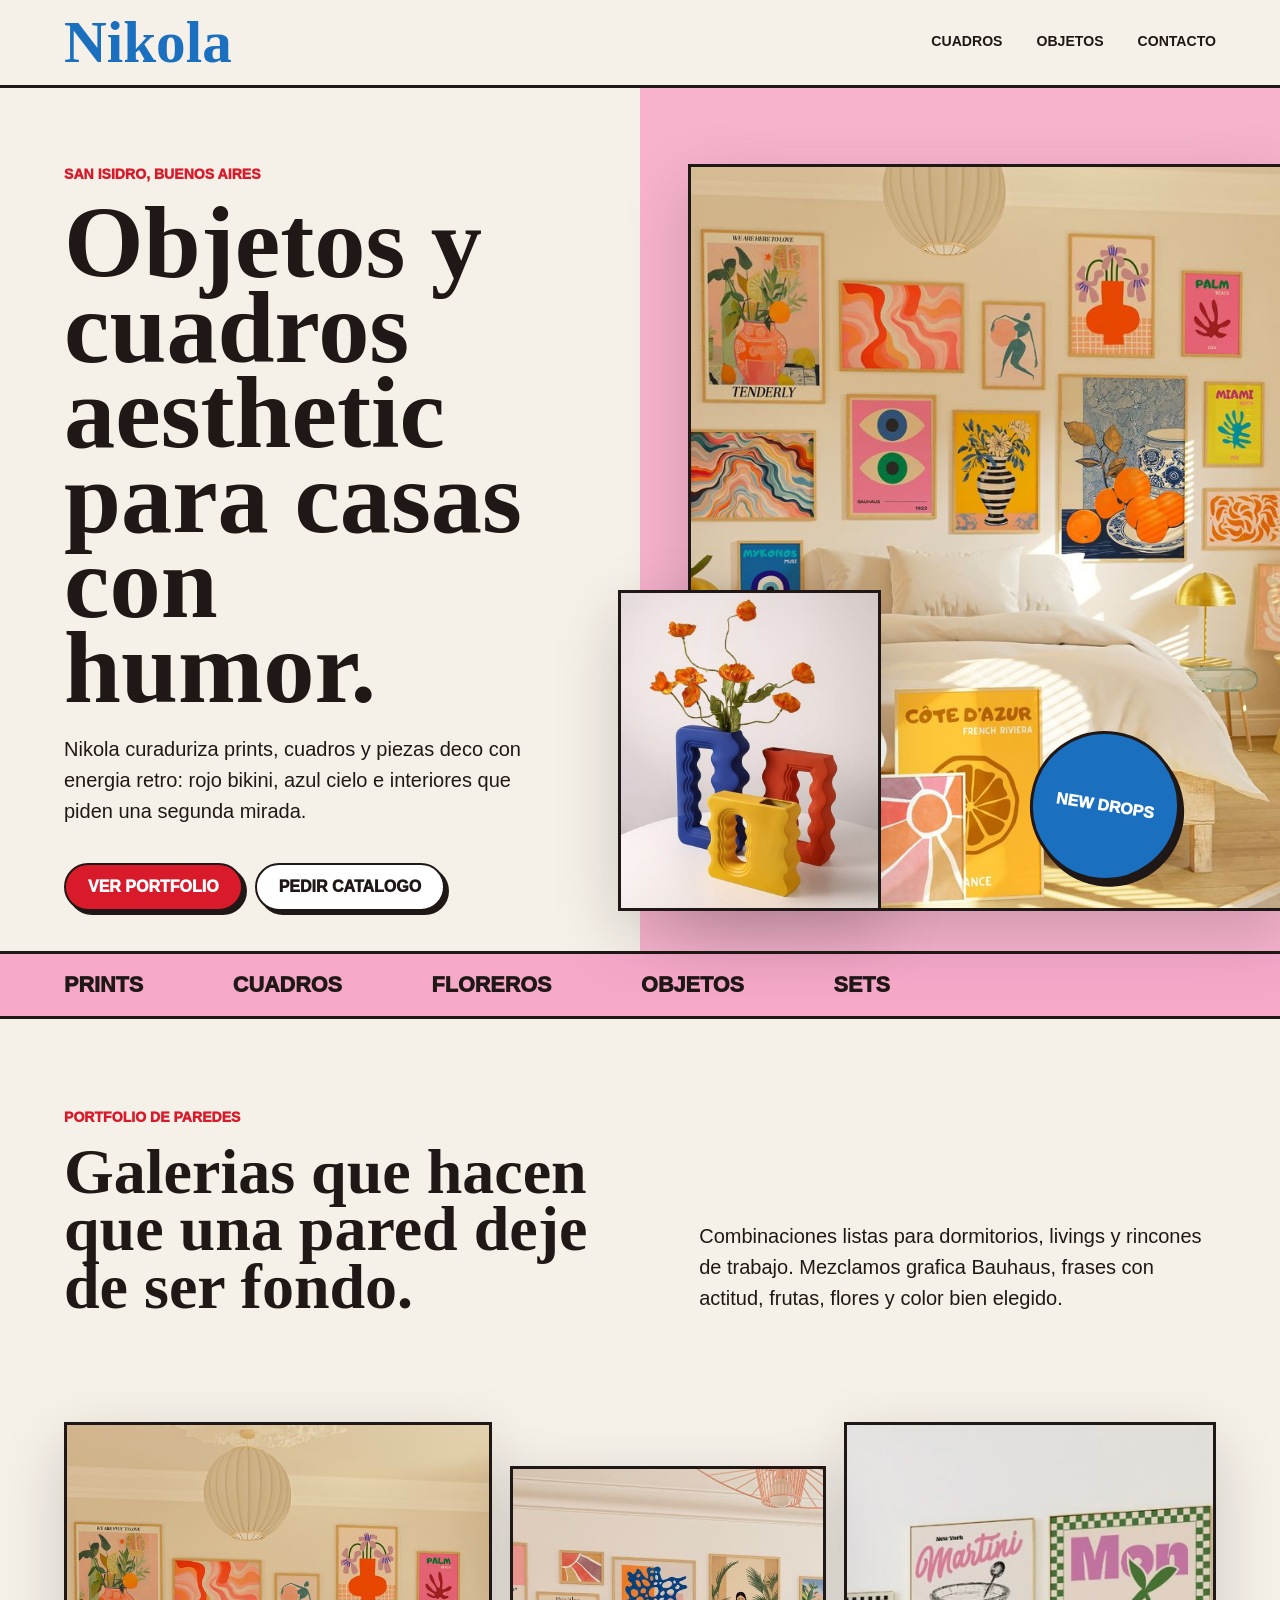
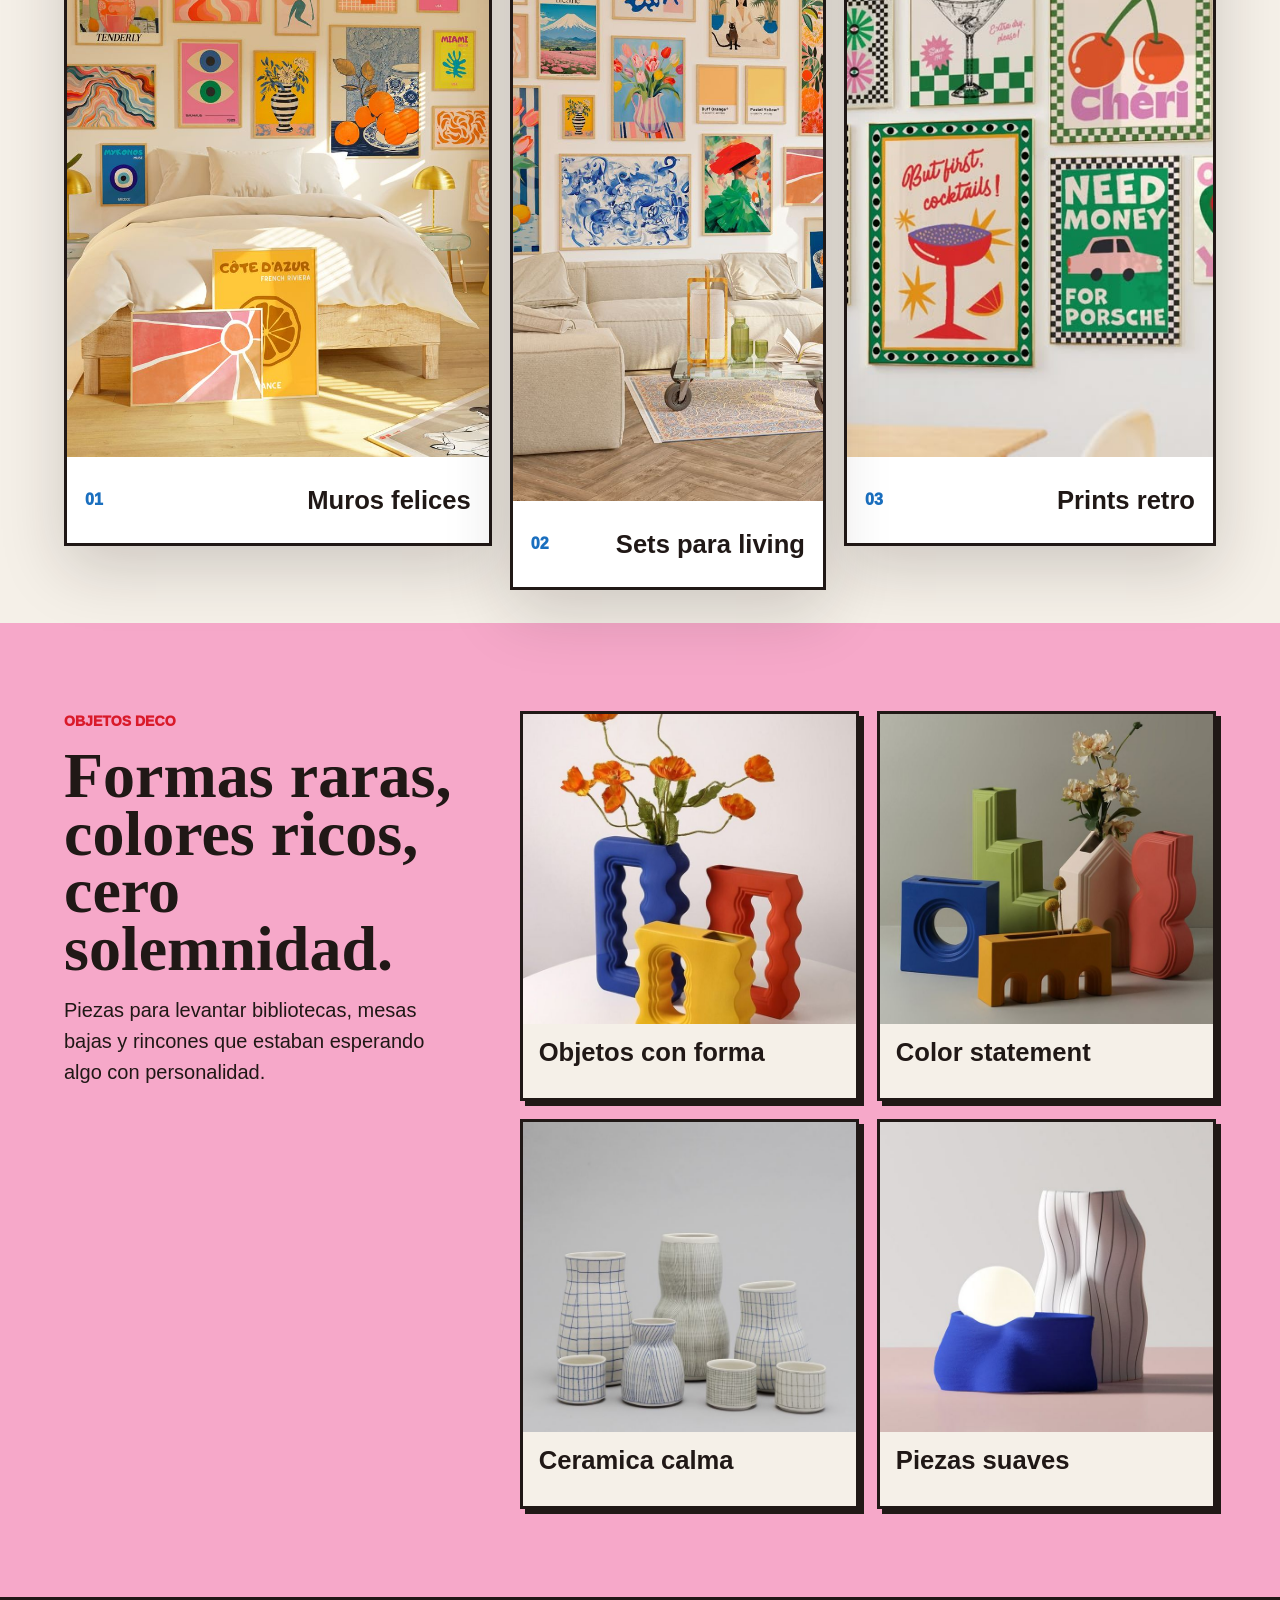
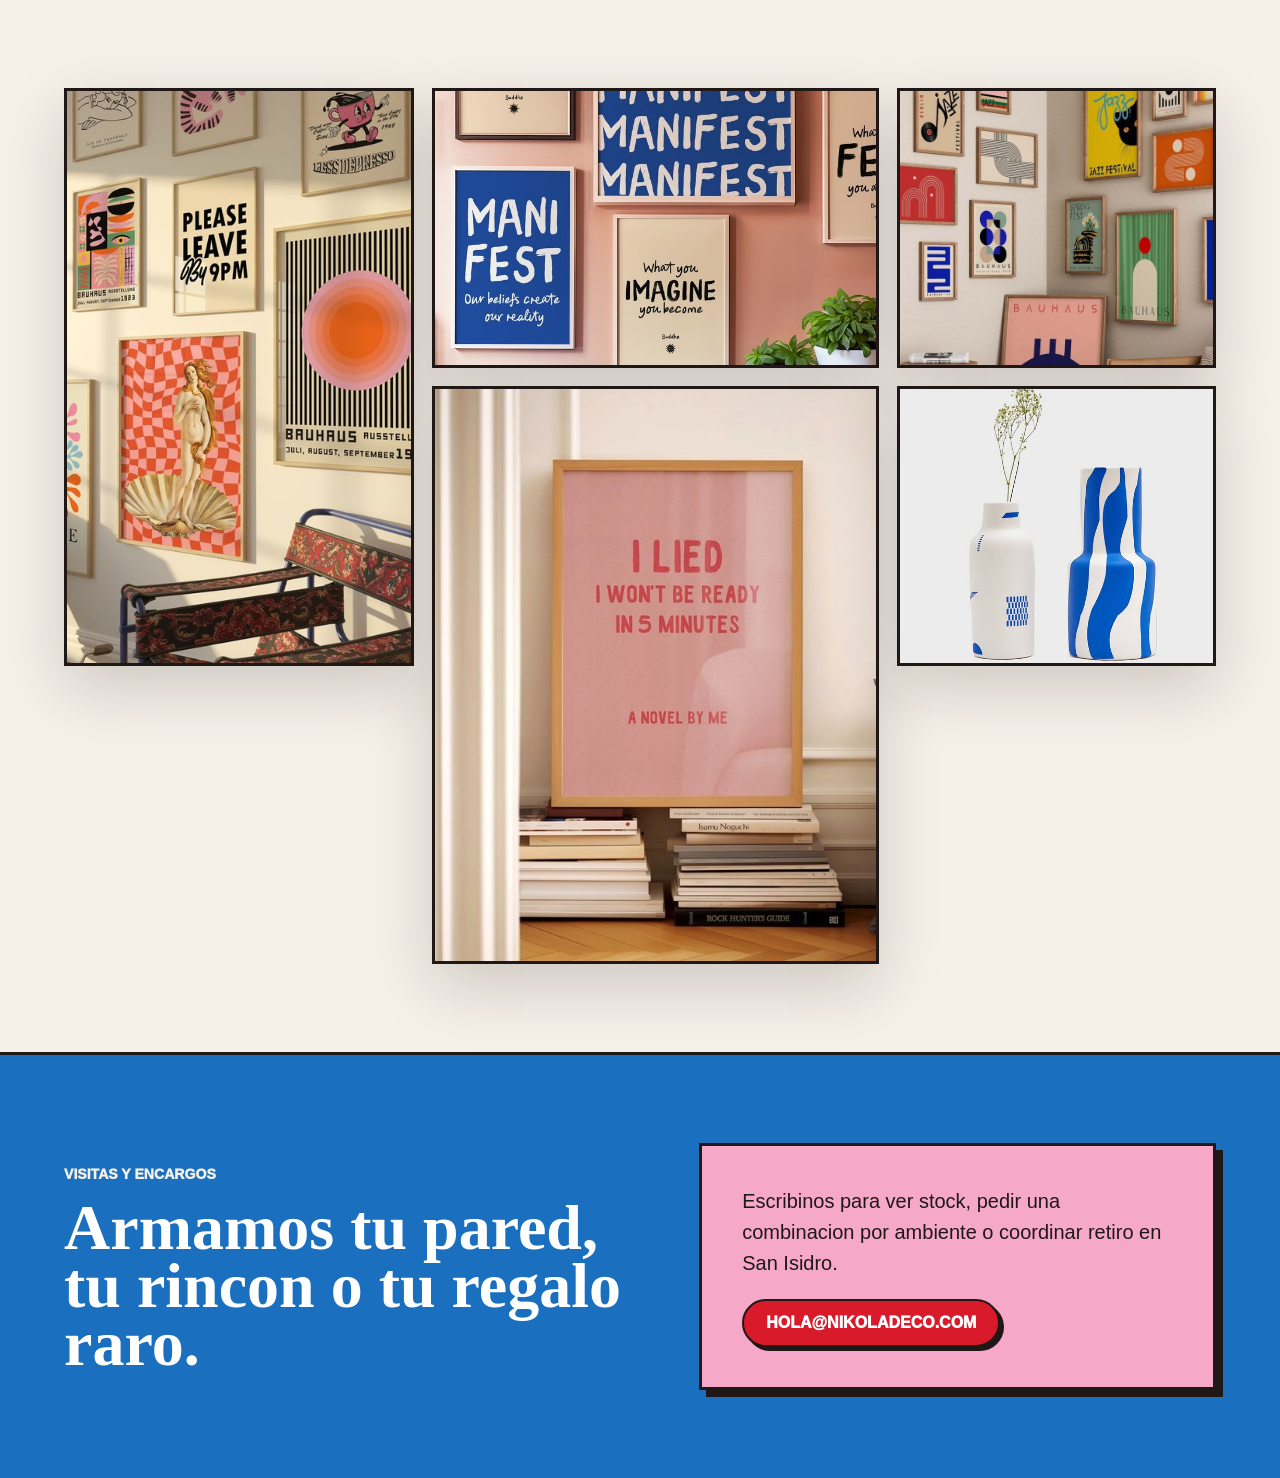
<file: index.html>
<!doctype html>
<html lang="es">
  <head>
    <meta charset="utf-8" />
    <meta name="viewport" content="width=device-width, initial-scale=1" />
    <title>Nikola | Cuadros y objetos aesthetic</title>
    <meta
      name="description"
      content="Portfolio de Nikola, marca de cuadros, prints y objetos de decoracion aesthetic en San Isidro, Buenos Aires."
    />
    <link rel="icon" href="./public/favicon.svg" />
    <style>
      :root {
        --sky: #1a6fbf;
        --linen: #f5f0e8;
        --scarlet: #d91a2a;
        --pink: #f6a8c9;
        --ink: #201816;
        --shadow: 0 22px 60px rgba(32, 24, 22, 0.18);
      }

      * {
        box-sizing: border-box;
      }

      html {
        scroll-behavior: smooth;
      }

      body {
        margin: 0;
        overflow-x: hidden;
        background: var(--linen);
        color: var(--ink);
        font-family: "Trebuchet MS", "Arial Rounded MT Bold", Arial, sans-serif;
      }

      main {
        overflow-x: hidden;
      }

      img {
        display: block;
        width: 100%;
        height: 100%;
        object-fit: cover;
      }

      a {
        color: inherit;
        text-decoration: none;
      }

      .site-header {
        position: sticky;
        top: 0;
        z-index: 10;
        display: flex;
        align-items: center;
        justify-content: space-between;
        gap: 24px;
        padding: 18px clamp(18px, 5vw, 64px);
        background: var(--linen);
        border-bottom: 3px solid var(--ink);
      }

      .brand-mark {
        position: relative;
        display: inline-flex;
        align-items: flex-end;
        min-height: 45px;
        color: var(--sky);
        font-family: Georgia, "Times New Roman", serif;
        font-size: clamp(2rem, 5vw, 3.7rem);
        font-weight: 900;
        line-height: 0.82;
      }

      nav {
        display: flex;
        gap: clamp(12px, 3vw, 34px);
        font-size: 0.88rem;
        font-weight: 900;
        text-transform: uppercase;
      }

      nav a {
        padding: 8px 0;
        border-bottom: 2px solid transparent;
      }

      nav a:hover {
        border-color: currentColor;
      }

      .hero {
        display: grid;
        grid-template-columns: minmax(0, 0.9fr) minmax(0, 1.1fr);
        gap: clamp(28px, 5vw, 64px);
        min-height: calc(100vh - 86px);
        padding: clamp(34px, 6vw, 78px) clamp(18px, 5vw, 64px) 40px;
        background:
          linear-gradient(
            90deg,
            rgba(245, 240, 232, 0.92) 0 50%,
            rgba(246, 168, 201, 0.86) 50%
          ),
          var(--linen);
        border-bottom: 3px solid var(--ink);
      }

      .hero-copy {
        display: flex;
        flex-direction: column;
        justify-content: center;
        min-width: 0;
        max-width: 760px;
      }

      .hero-stage,
      .wall-tile,
      .object-card,
      .lookbook img {
        min-width: 0;
      }

      .kicker {
        margin: 0 0 14px;
        color: var(--scarlet);
        font-size: 0.88rem;
        font-weight: 950;
        text-transform: uppercase;
      }

      h1,
      h2,
      h3,
      p {
        margin-top: 0;
      }

      h1,
      h2 {
        font-family: Georgia, "Times New Roman", serif;
        font-weight: 900;
      }

      h1 {
        max-width: 10ch;
        margin-bottom: 24px;
        font-size: clamp(3.1rem, 8vw, 7rem);
        line-height: 0.83;
        overflow-wrap: break-word;
      }

      h2 {
        margin-bottom: 18px;
        font-size: clamp(2.3rem, 5vw, 5.5rem);
        line-height: 0.9;
      }

      h3 {
        font-size: clamp(1.1rem, 2vw, 1.7rem);
        line-height: 1;
      }

      p {
        font-size: clamp(1rem, 1.8vw, 1.25rem);
        line-height: 1.55;
      }

      .hero-copy > p:not(.kicker) {
        max-width: 55ch;
      }

      .hero-actions {
        display: flex;
        flex-wrap: wrap;
        gap: 12px;
        margin-top: 16px;
      }

      .button {
        display: inline-flex;
        align-items: center;
        justify-content: center;
        min-height: 46px;
        padding: 13px 22px;
        border: 2px solid var(--ink);
        border-radius: 999px;
        box-shadow: 4px 4px 0 var(--ink);
        font-weight: 950;
        text-transform: uppercase;
        transition:
          transform 180ms ease,
          box-shadow 180ms ease;
      }

      .button:hover {
        transform: translate(2px, 2px);
        box-shadow: 2px 2px 0 var(--ink);
      }

      .button.primary {
        background: var(--scarlet);
        color: white;
      }

      .button.secondary {
        background: white;
      }

      .hero-stage {
        position: relative;
        min-height: 620px;
      }

      .hero-image {
        position: absolute;
        overflow: hidden;
        border: 3px solid var(--ink);
        box-shadow: var(--shadow);
      }

      .hero-main {
        inset: 0 0 78px 70px;
      }

      .hero-float {
        left: 0;
        bottom: 0;
        width: min(44%, 320px);
        height: 43%;
      }

      .badge {
        position: absolute;
        right: 6%;
        bottom: 30px;
        display: grid;
        place-items: center;
        width: clamp(92px, 13vw, 150px);
        aspect-ratio: 1;
        border: 3px solid var(--ink);
        border-radius: 50%;
        background: var(--sky);
        color: white;
        font-weight: 950;
        text-align: center;
        text-transform: uppercase;
        transform: rotate(9deg);
        box-shadow: 5px 5px 0 var(--ink);
      }

      .marquee {
        display: flex;
        overflow: hidden;
        gap: clamp(30px, 7vw, 110px);
        padding: 18px clamp(18px, 5vw, 64px);
        background: var(--pink);
        border-bottom: 3px solid var(--ink);
        font-weight: 950;
        text-transform: uppercase;
        white-space: nowrap;
      }

      .marquee span {
        font-size: clamp(1rem, 2vw, 1.35rem);
      }

      .section {
        padding: clamp(42px, 7vw, 88px) clamp(18px, 5vw, 64px);
      }

      .split,
      .contact {
        display: grid;
        grid-template-columns: minmax(0, 1.05fr) minmax(280px, 0.95fr);
        gap: clamp(24px, 5vw, 74px);
        align-items: end;
      }

      .split p,
      .contact-panel p {
        max-width: 46ch;
      }

      .wall-grid {
        display: grid;
        grid-template-columns: 1.15fr 0.85fr 1fr;
        gap: 18px;
        padding: 0 clamp(18px, 5vw, 64px) clamp(42px, 6vw, 80px);
      }

      .wall-tile {
        min-height: 540px;
        border: 3px solid var(--ink);
        background: white;
        box-shadow: var(--shadow);
      }

      .wall-tile:nth-child(2) {
        transform: translateY(44px);
      }

      .wall-tile img {
        height: calc(100% - 86px);
      }

      .wall-tile div {
        display: flex;
        align-items: center;
        justify-content: space-between;
        min-height: 86px;
        padding: 18px;
        background: white;
      }

      .wall-tile span {
        color: var(--sky);
        font-weight: 950;
      }

      .wall-tile h3 {
        margin: 0;
        text-align: right;
      }

      .objects {
        display: grid;
        grid-template-columns: 0.72fr 1.28fr;
        gap: clamp(28px, 5vw, 70px);
        align-items: start;
        background: var(--pink);
        border-bottom: 3px solid var(--ink);
      }

      .objects-copy {
        position: sticky;
        top: 130px;
      }

      .object-grid {
        display: grid;
        grid-template-columns: repeat(2, minmax(0, 1fr));
        gap: 18px;
      }

      .object-card {
        min-height: 390px;
        border: 3px solid var(--ink);
        background: var(--linen);
        box-shadow: 5px 5px 0 var(--ink);
      }

      .object-card img {
        height: 310px;
      }

      .object-card h3 {
        margin: 0;
        padding: 16px;
      }

      .lookbook {
        display: grid;
        grid-template-columns: 0.9fr 1.15fr 0.82fr;
        grid-auto-rows: 280px;
        gap: 18px;
        padding: clamp(42px, 7vw, 88px) clamp(18px, 5vw, 64px);
        background: var(--linen);
      }

      .lookbook img {
        border: 3px solid var(--ink);
        box-shadow: var(--shadow);
      }

      .lookbook img:nth-child(1),
      .lookbook img:nth-child(4) {
        grid-row: span 2;
      }

      .contact {
        background: var(--sky);
        color: white;
        border-top: 3px solid var(--ink);
      }

      .contact .kicker {
        color: var(--linen);
      }

      .contact-panel {
        padding: clamp(22px, 4vw, 40px);
        border: 3px solid var(--ink);
        background: var(--pink);
        color: var(--ink);
        box-shadow: 7px 7px 0 var(--ink);
      }

      @media (max-width: 980px) {
        .hero,
        .split,
        .objects,
        .contact {
          grid-template-columns: 1fr;
        }

        .hero {
          min-height: auto;
        }

        .hero-stage {
          min-height: 560px;
        }

        .hero-main {
          left: 40px;
        }

        .wall-grid {
          grid-template-columns: 1fr;
        }

        .wall-tile,
        .wall-tile:nth-child(2) {
          min-height: 520px;
          transform: none;
        }

        .objects-copy {
          position: static;
        }

        .lookbook {
          grid-template-columns: repeat(2, 1fr);
        }
      }

      @media (max-width: 680px) {
        .site-header {
          align-items: flex-start;
          flex-direction: column;
        }

        nav {
          width: 100%;
          justify-content: space-between;
          gap: 8px;
        }

        h1 {
          max-width: 9ch;
          font-size: clamp(3rem, 17vw, 5.8rem);
        }

        .hero-stage {
          min-height: 430px;
        }

        .hero-main {
          inset: 0 0 74px 24px;
        }

        .hero-float {
          width: 52%;
        }

        .object-grid,
        .lookbook {
          grid-template-columns: 1fr;
        }

        .wall-tile {
          min-height: 430px;
        }

        .object-card {
          min-height: 340px;
        }

        .object-card img {
          height: 260px;
        }

        .lookbook {
          grid-auto-rows: 250px;
        }

        .lookbook img:nth-child(1),
        .lookbook img:nth-child(4) {
          grid-row: span 1;
        }
      }
    </style>
  </head>
  <body>
    <main>
      <header class="site-header" aria-label="Navegacion principal">
        <a class="brand-mark" href="#inicio" aria-label="Nikola inicio">
          Nikola
        </a>
        <nav>
          <a href="#cuadros">Cuadros</a>
          <a href="#objetos">Objetos</a>
          <a href="#contacto">Contacto</a>
        </nav>
      </header>

      <section class="hero" id="inicio">
        <div class="hero-copy">
          <p class="kicker">San Isidro, Buenos Aires</p>
          <h1>Objetos y cuadros aesthetic para casas con humor.</h1>
          <p>
            Nikola curaduriza prints, cuadros y piezas deco con energia retro:
            rojo bikini, azul cielo e interiores que piden una segunda mirada.
          </p>
          <div class="hero-actions">
            <a class="button primary" href="#cuadros">Ver portfolio</a>
            <a class="button secondary" href="#contacto">Pedir catalogo</a>
          </div>
        </div>
        <div class="hero-stage" aria-label="Muestra visual de Nikola">
          <img
            class="hero-image hero-main"
            src="./public/images/sunny-bedroom-gallery.jpg"
            alt="Habitacion soleada con galeria de cuadros coloridos"
          />
          <img
            class="hero-image hero-float"
            src="./public/images/wavy-vases.jpg"
            alt="Floreros modernos de colores vivos"
          />
          <div class="badge">new drops</div>
        </div>
      </section>

      <section class="marquee" aria-label="Categorias Nikola">
        <span>prints</span>
        <span>cuadros</span>
        <span>floreros</span>
        <span>objetos</span>
        <span>sets</span>
      </section>

      <section class="section split" id="cuadros">
        <div>
          <p class="kicker">Portfolio de paredes</p>
          <h2>Galerias que hacen que una pared deje de ser fondo.</h2>
        </div>
        <p>
          Combinaciones listas para dormitorios, livings y rincones de trabajo.
          Mezclamos grafica Bauhaus, frases con actitud, frutas, flores y color
          bien elegido.
        </p>
      </section>

      <section class="wall-grid">
        <article class="wall-tile">
          <img
            src="./public/images/sunny-bedroom-gallery.jpg"
            alt="Dormitorio luminoso con pared de cuadros coloridos"
          />
          <div><span>01</span><h3>Muros felices</h3></div>
        </article>
        <article class="wall-tile">
          <img
            src="./public/images/living-room-gallery.jpg"
            alt="Living con sofa claro y galeria de cuadros aesthetic"
          />
          <div><span>02</span><h3>Sets para living</h3></div>
        </article>
        <article class="wall-tile">
          <img
            src="./public/images/gallery-wall-cocktails.jpg"
            alt="Pared blanca con posters retro de cocteles y frutas"
          />
          <div><span>03</span><h3>Prints retro</h3></div>
        </article>
      </section>

      <section class="section objects" id="objetos">
        <div class="objects-copy">
          <p class="kicker">Objetos deco</p>
          <h2>Formas raras, colores ricos, cero solemnidad.</h2>
          <p>
            Piezas para levantar bibliotecas, mesas bajas y rincones que estaban
            esperando algo con personalidad.
          </p>
        </div>
        <div class="object-grid">
          <article class="object-card">
            <img
              src="./public/images/wavy-vases.jpg"
              alt="Floreros geometricos azul, amarillo y terracota"
            />
            <h3>Objetos con forma</h3>
          </article>
          <article class="object-card">
            <img
              src="./public/images/geometric-vases.jpg"
              alt="Vasos y floreros decorativos geometricos de colores"
            />
            <h3>Color statement</h3>
          </article>
          <article class="object-card">
            <img
              src="./public/images/line-ceramics.jpg"
              alt="Conjunto de ceramicas blancas con lineas finas azules"
            />
            <h3>Ceramica calma</h3>
          </article>
          <article class="object-card">
            <img
              src="./public/images/lamp-vase-blue.jpg"
              alt="Lampara azul con esfera iluminada y florero blanco"
            />
            <h3>Piezas suaves</h3>
          </article>
        </div>
      </section>

      <section class="lookbook" aria-label="Lookbook Nikola">
        <img src="./public/images/eclectic-wall.jpg" alt="Imagen de lookbook Nikola 1" />
        <img src="./public/images/manifest-blue.jpg" alt="Imagen de lookbook Nikola 2" />
        <img src="./public/images/bauhaus-corner.jpg" alt="Imagen de lookbook Nikola 3" />
        <img src="./public/images/pink-quote-frame.jpg" alt="Imagen de lookbook Nikola 4" />
        <img src="./public/images/blue-white-vases.jpg" alt="Imagen de lookbook Nikola 5" />
      </section>

      <section class="section contact" id="contacto">
        <div>
          <p class="kicker">Visitas y encargos</p>
          <h2>Armamos tu pared, tu rincon o tu regalo raro.</h2>
        </div>
        <div class="contact-panel">
          <p>
            Escribinos para ver stock, pedir una combinacion por ambiente o
            coordinar retiro en San Isidro.
          </p>
          <a class="button primary" href="mailto:hola@nikoladeco.com">
            hola@nikoladeco.com
          </a>
        </div>
      </section>
    </main>
  </body>
</html>
</file>
